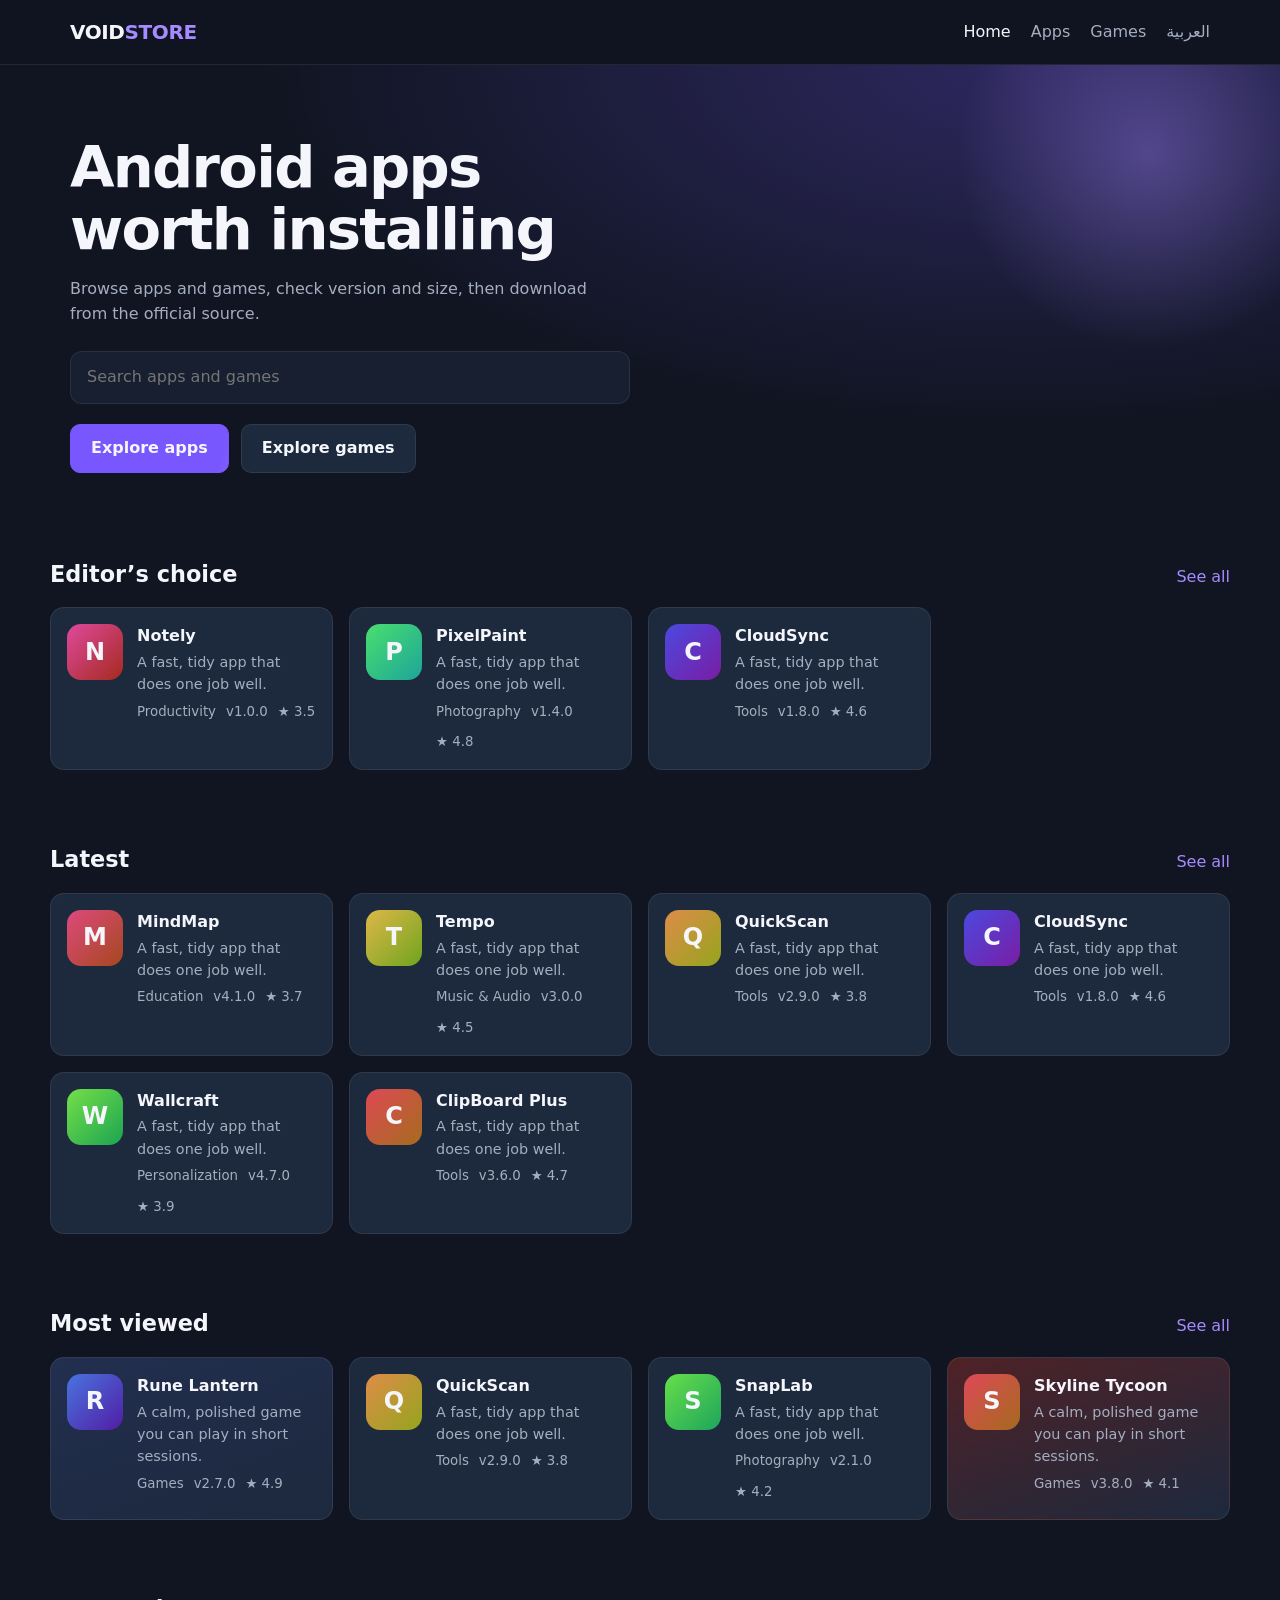
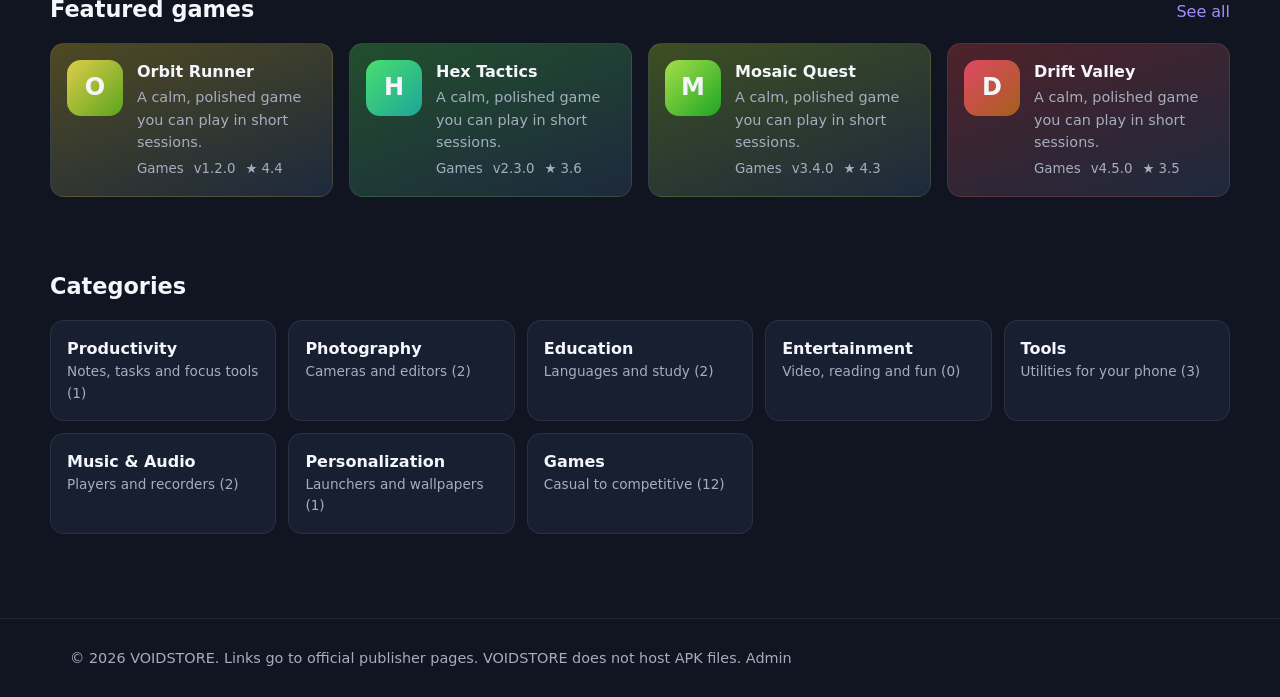
<file: index.html>
<!doctype html><html lang="en"><head><meta charset="utf-8"><meta name="viewport" content="width=device-width,initial-scale=1"><title>VOIDSTORE: Android apps and games</title><meta name="description" content="Discover Android apps and games with links to official sources."><meta property="og:title" content="VOIDSTORE: Android apps and games"><link rel="stylesheet" href="css/global.css"></head><body data-page="home"><script src="js/data.js"></script><script src="js/main.js"></script></body></html>
</file>
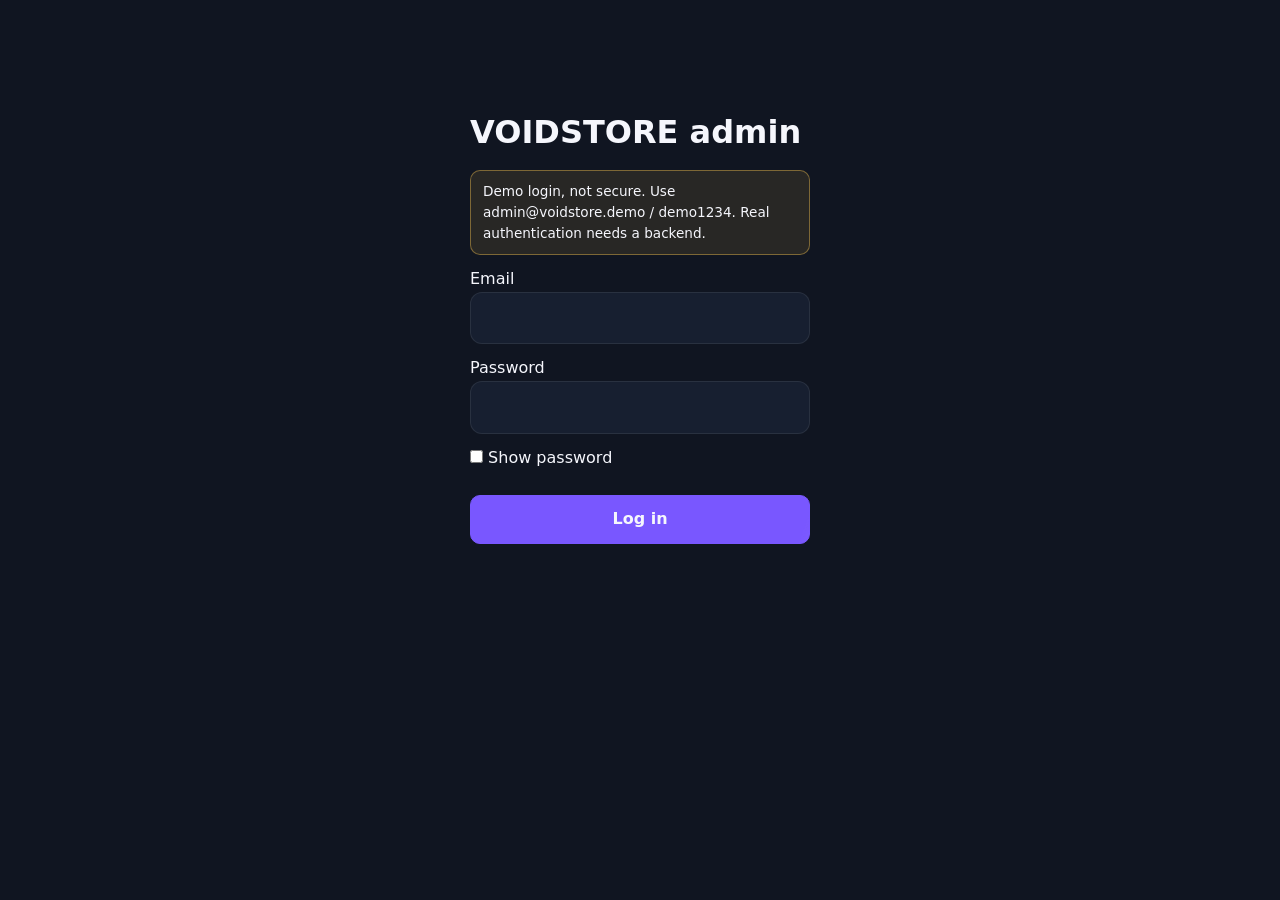
<file: admin/index.html>
<!doctype html><html lang="en"><head><meta charset="utf-8"><meta name="viewport" content="width=device-width,initial-scale=1"><title>Admin | VOIDSTORE</title><meta name="robots" content="noindex"><link rel="stylesheet" href="../css/global.css"></head><body><div id="root"></div><script src="../js/data.js"></script><script src="../js/admin.js"></script></body></html>
</file>
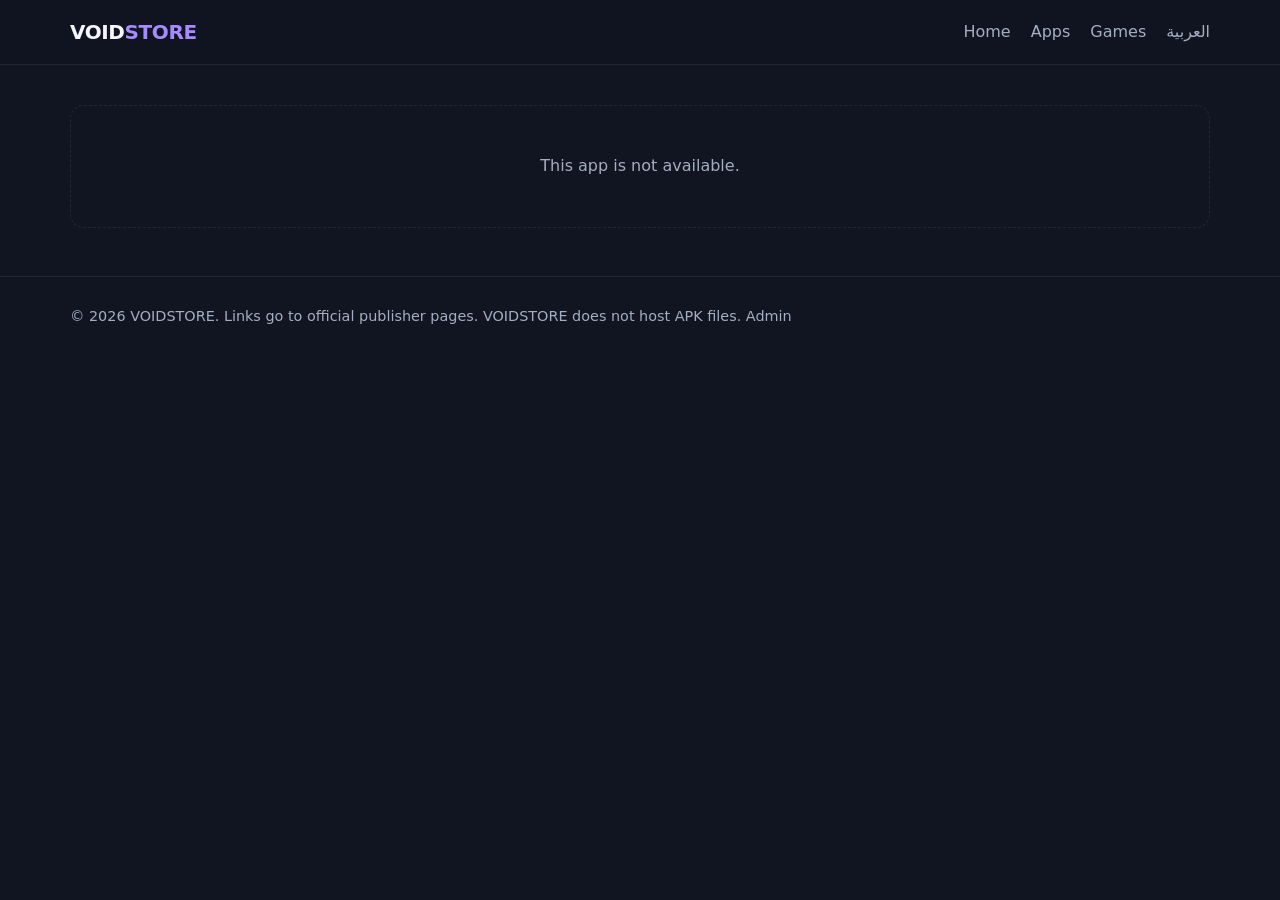
<file: app-details.html>
<!doctype html><html lang="en"><head><meta charset="utf-8"><meta name="viewport" content="width=device-width,initial-scale=1"><title>App details | VOIDSTORE</title><meta name="description" content="Version, size and official download link."><meta property="og:title" content="App details | VOIDSTORE"><link rel="stylesheet" href="css/global.css"></head><body data-page="details"><script src="js/data.js"></script><script src="js/main.js"></script></body></html>
</file>
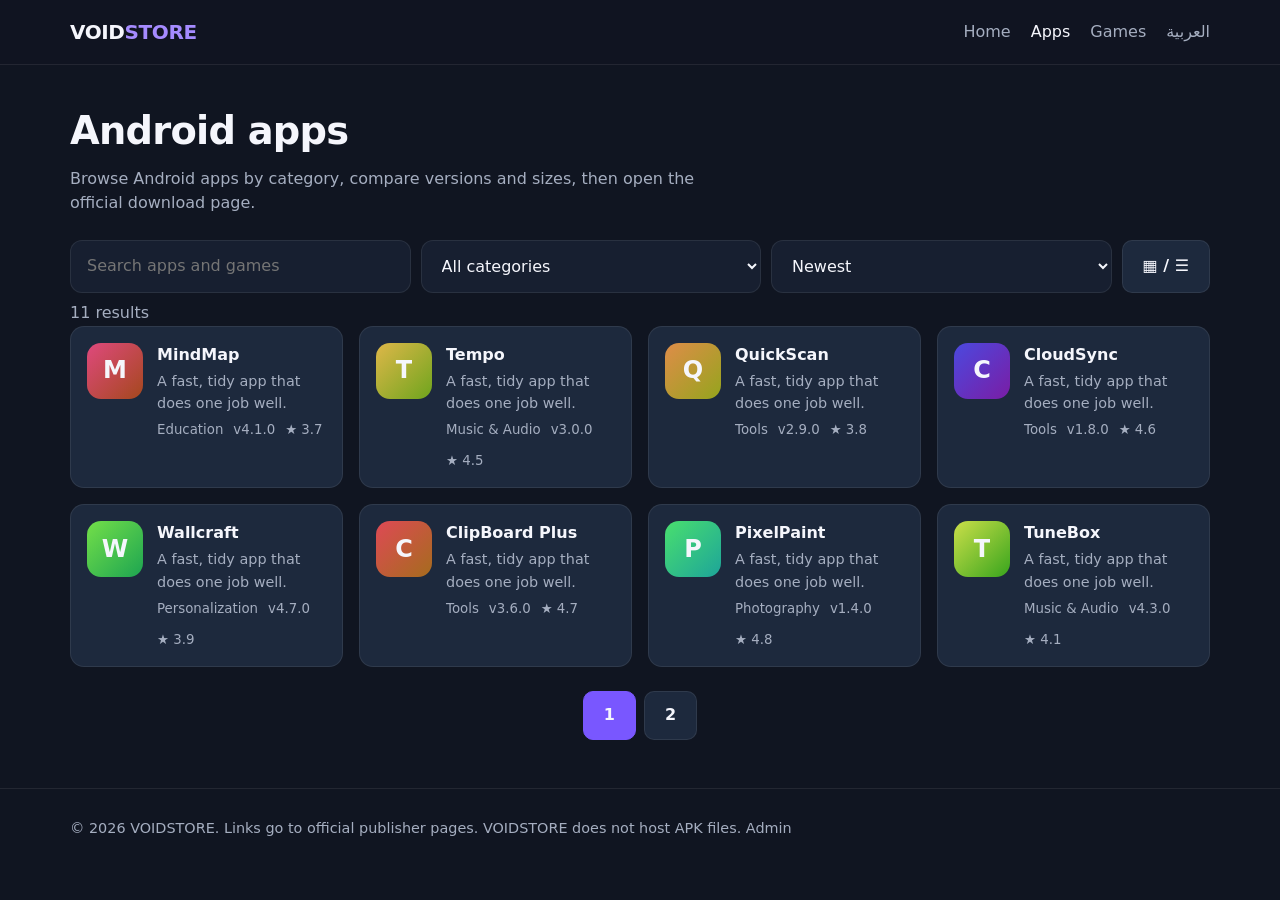
<file: apps.html>
<!doctype html><html lang="en"><head><meta charset="utf-8"><meta name="viewport" content="width=device-width,initial-scale=1"><title>Apps | VOIDSTORE</title><meta name="description" content="Browse Android apps by category."><meta property="og:title" content="Apps | VOIDSTORE"><link rel="stylesheet" href="css/global.css"></head><body data-page="apps"><script src="js/data.js"></script><script src="js/main.js"></script></body></html>
</file>
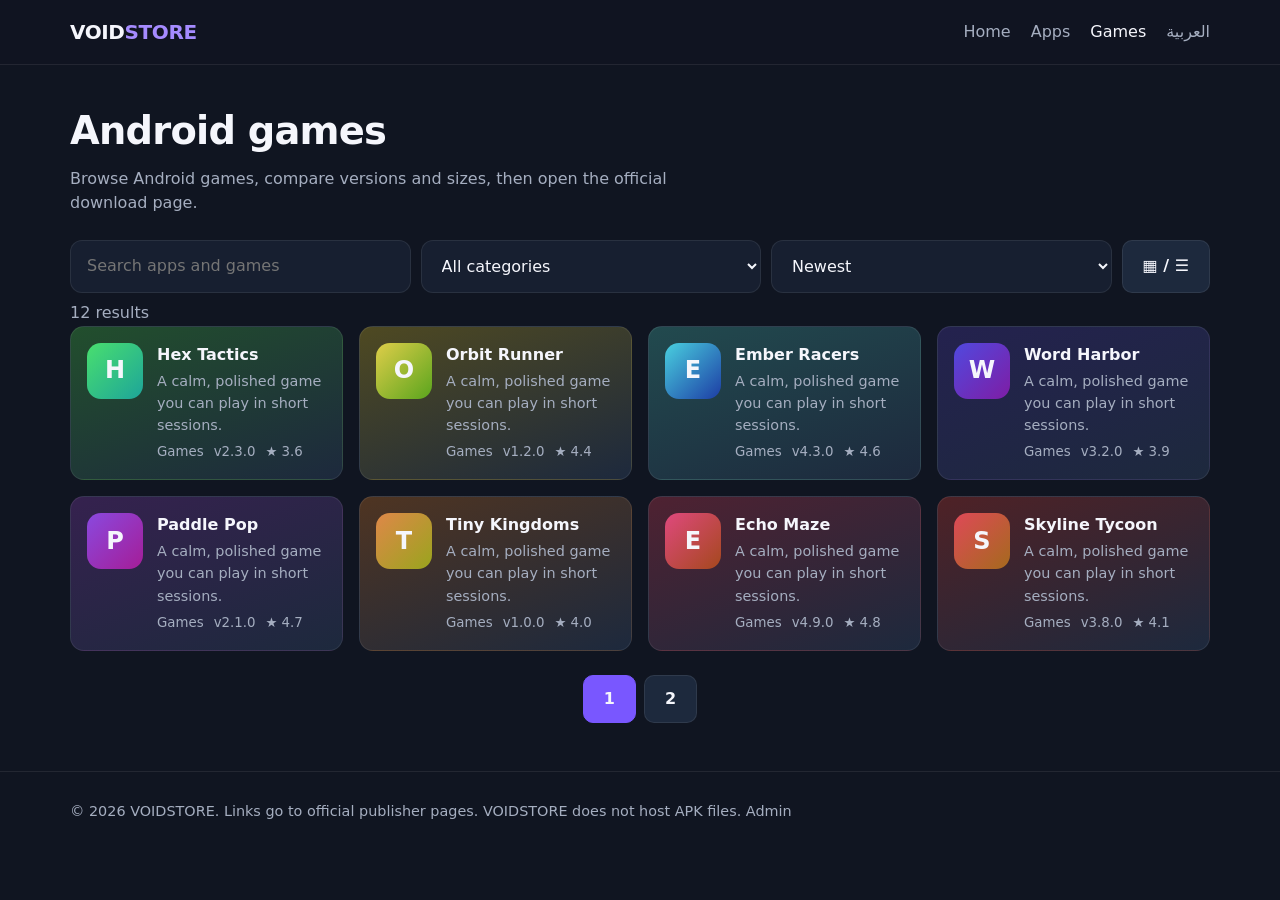
<file: games.html>
<!doctype html><html lang="en"><head><meta charset="utf-8"><meta name="viewport" content="width=device-width,initial-scale=1"><title>Games | VOIDSTORE</title><meta name="description" content="Browse Android games."><meta property="og:title" content="Games | VOIDSTORE"><link rel="stylesheet" href="css/global.css"></head><body data-page="games"><script src="js/data.js"></script><script src="js/main.js"></script></body></html>
</file>
<file: css/global.css>
:root{--bg:#101521;--bg2:#171F30;--card:#1D293D;--p:#7957FF;--p2:#A58BFF;--tx:#F5F6FC;--mu:#A5AEC0;--bd:rgba(255,255,255,.08);--r:14px}
*{box-sizing:border-box;margin:0}
body{background:var(--bg);color:var(--tx);font:16px/1.55 Inter,system-ui,"Segoe UI",Tahoma,sans-serif}
a{color:inherit;text-decoration:none}
:focus-visible{outline:2px solid var(--p2);outline-offset:2px}
.wrap{max-width:1180px;margin:auto;padding:0 20px}
.top{position:sticky;top:0;z-index:5;background:rgba(16,21,33,.94);border-bottom:1px solid var(--bd)}
.nav{display:flex;align-items:center;gap:20px;height:64px}
.logo{font-weight:800;font-size:20px;letter-spacing:-.02em}.logo b{color:var(--p2)}
.nav nav{display:flex;gap:20px;margin-inline-start:auto;color:var(--mu)}
.nav nav a:hover,.nav nav a.on{color:var(--tx)}
.burger{display:none;background:none;border:0;color:var(--tx);font-size:22px;margin-inline-start:auto;cursor:pointer}
@media(max-width:720px){.burger{display:block}.nav nav{display:none;position:absolute;top:64px;inset-inline:0;background:var(--bg2);flex-direction:column;padding:16px 20px;margin:0}.nav nav.open{display:flex}}
.hero{padding:72px 0 48px;background:radial-gradient(60% 80% at 80% 0,rgba(121,87,255,.28),transparent)}
.hero h1{font-size:clamp(2rem,5.5vw,3.6rem);line-height:1.08;letter-spacing:-.03em;max-width:15ch}
.hero p{color:var(--mu);max-width:52ch;margin:16px 0 24px}
.sbox{position:relative;max-width:560px}
.sbox input,.in{width:100%;padding:13px 16px;border-radius:12px;border:1px solid var(--bd);background:var(--bg2);color:var(--tx);font:inherit}
.sug{position:absolute;inset-inline:0;top:100%;margin-top:6px;background:var(--card);border:1px solid var(--bd);border-radius:12px;overflow:hidden;z-index:4}
.sug a{display:block;padding:10px 16px}.sug a:hover{background:var(--bg2)}
.btns{display:flex;gap:12px;margin-top:20px;flex-wrap:wrap}
.btn{display:inline-block;padding:11px 20px;border-radius:10px;border:1px solid var(--bd);background:var(--card);color:var(--tx);font:inherit;font-weight:600;cursor:pointer}
.btn.p,.btn.on{background:var(--p);border-color:var(--p)}.btn:hover{filter:brightness(1.12)}.btn.sm{padding:5px 10px;font-size:13px}.btn.d{color:#ff8b8b}
section.s{padding:36px 0}
.sh{display:flex;justify-content:space-between;align-items:baseline;margin-bottom:16px}.sh h2{font-size:1.4rem}.sh a{color:var(--p2)}
.grid{display:grid;grid-template-columns:repeat(auto-fill,minmax(260px,1fr));gap:16px}
.grid.list{grid-template-columns:1fr}
.card{display:flex;gap:14px;padding:16px;background:var(--card);border:1px solid var(--bd);border-radius:var(--r)}
.card:hover{border-color:var(--p)}
.card h3{font-size:1rem}.card p{color:var(--mu);font-size:.9rem;margin:2px 0 6px}
.card small{color:var(--mu);display:flex;gap:10px;flex-wrap:wrap}
.ico{flex:none;width:56px;height:56px;border-radius:14px;display:grid;place-items:center;font-weight:800;font-size:24px;background:linear-gradient(135deg,hsl(var(--h) 70% 58%),hsl(calc(var(--h) + 40) 70% 38%))}
.ico.big{width:96px;height:96px;font-size:42px;border-radius:24px}
.game{background:linear-gradient(160deg,hsl(var(--h) 40% 22%),var(--card))}
.cats{display:grid;grid-template-columns:repeat(auto-fill,minmax(200px,1fr));gap:12px}
.cat{padding:16px;border-radius:var(--r);background:var(--bg2);border:1px solid var(--bd)}.cat:hover{border-color:var(--p2)}.cat p{color:var(--mu);font-size:.85rem}
.bar{display:flex;gap:10px;flex-wrap:wrap;margin:24px 0 8px}.bar .in{width:auto;flex:1;min-width:160px}
.empty{padding:48px 16px;text-align:center;color:var(--mu);border:1px dashed var(--bd);border-radius:var(--r)}
.pg{display:flex;gap:8px;justify-content:center;margin-top:24px}
.dh{display:flex;gap:20px;align-items:center;padding:36px 0;flex-wrap:wrap}.dh h1{font-size:2rem;line-height:1.15}
.mu{color:var(--mu)}
.two{display:grid;grid-template-columns:2fr 1fr;gap:28px}@media(max-width:800px){.two{grid-template-columns:1fr}}
table{width:100%;border-collapse:collapse}td,th{padding:10px 8px;border-bottom:1px solid var(--bd);text-align:start;vertical-align:top}th{color:var(--mu);font-weight:500}
.shot{height:220px;border-radius:var(--r);display:grid;place-items:center;font-weight:700;cursor:zoom-in;background:linear-gradient(135deg,hsl(var(--h) 60% 40%),hsl(calc(var(--h) + 60) 60% 22%))}
.gal{display:flex;gap:8px;margin-top:8px}
footer{margin-top:48px;padding:28px 0;border-top:1px solid var(--bd);color:var(--mu);font-size:.9rem}
.toast{position:fixed;bottom:20px;inset-inline-start:50%;transform:translateX(-50%);background:var(--p);padding:10px 18px;border-radius:10px;z-index:20}.toast.bad{background:#c44}
.badge{padding:2px 8px;border-radius:99px;font-size:12px;background:var(--bg2);border:1px solid var(--bd)}.badge.ok{color:#7be0a4}
.stats{display:grid;grid-template-columns:repeat(auto-fit,minmax(140px,1fr));gap:12px;margin:20px 0}.stat{background:var(--card);padding:16px;border-radius:var(--r)}.stat b{font-size:1.8rem;display:block}
dialog{background:var(--bg2);color:var(--tx);border:1px solid var(--bd);border-radius:var(--r);padding:20px;width:min(640px,94vw);margin:auto}dialog::backdrop{background:rgba(0,0,0,.6)}
.fg{display:grid;grid-template-columns:1fr 1fr;gap:12px}.fg label{display:grid;gap:4px;font-size:.85rem;color:var(--mu)}.fg .full{grid-column:1/-1}.err{color:#ff8b8b;font-size:.8rem}
.demo{background:rgba(255,200,80,.1);border:1px solid rgba(255,200,80,.4);padding:10px 12px;border-radius:10px;font-size:.85rem}
.login{max-width:380px;margin:12vh auto;display:grid;gap:12px;padding:0 20px}

html{scroll-behavior:smooth}
.intro{padding:36px 0 0}.intro h1{font-size:clamp(1.6rem,4vw,2.4rem);letter-spacing:-.02em}.intro p{max-width:62ch;margin-top:6px}
.hero{position:relative;overflow:hidden}
.hero::after{content:"";position:absolute;width:420px;height:420px;border-radius:50%;inset-inline-end:-80px;top:-120px;background:radial-gradient(circle,rgba(165,139,255,.35),transparent 65%);pointer-events:none}
.card{transition:transform .2s,border-color .2s,box-shadow .2s}
.card:hover{transform:translateY(-4px);box-shadow:0 10px 28px rgba(121,87,255,.22)}
.ico{transition:transform .25s}.card:hover .ico{transform:rotate(-6deg) scale(1.1)}
.btn{transition:transform .12s,filter .15s}.btn:active{transform:scale(.96)}
.btn.p{background-image:linear-gradient(110deg,transparent 30%,rgba(255,255,255,.25) 50%,transparent 70%);background-size:250% 100%;background-position:150% 0}
.btn.p:hover{background-position:-50% 0;transition:background-position .7s,filter .15s}
.cat{transition:transform .2s,border-color .2s}.cat:hover{transform:translateY(-3px)}
tr:hover td{background:rgba(255,255,255,.03)}
.serp{background:#fff;color:#202124;padding:12px 14px;border-radius:10px;font-family:Arial,sans-serif}.serp b{display:block;color:#1a0dab;font-size:18px;font-weight:400}.serp i{color:#006621;font-style:normal;font-size:13px}.serp p{font-size:13px;color:#4d5156}
.bar2{display:flex;gap:10px;flex-wrap:wrap;margin:16px 0;align-items:center}
@keyframes rise{from{opacity:0;transform:translateY(22px)}to{opacity:1;transform:none}}
@keyframes drift{50%{transform:translate(-40px,30px) scale(1.12)}}
@keyframes pop{from{opacity:0;transform:scale(.85)}to{opacity:1;transform:none}}
@keyframes slide{from{opacity:0;transform:translate(-50%,16px)}to{opacity:1;transform:translateX(-50%)}}
@media(prefers-reduced-motion:no-preference){
.hero::after{animation:drift 9s ease-in-out infinite}
.hero h1{animation:rise .7s backwards}.hero p{animation:rise .7s .12s backwards}.hero .sbox{animation:rise .7s .24s backwards}.hero .btns{animation:rise .7s .36s backwards}
.dh{animation:rise .6s backwards}.ico.big{animation:pop .5s .1s backwards}
.rv:not(.show){opacity:0}.rv.show{animation:rise .5s var(--d,0s) backwards}
.toast{animation:slide .25s}dialog[open]{animation:pop .2s}
.logo b{display:inline-block;transition:transform .3s}.logo:hover b{transform:translateY(-2px) skewX(-8deg)}
}

dialog{max-height:90vh;overflow:auto}
.pv{display:flex;gap:12px;flex-wrap:wrap;margin-top:8px}.pv figure{display:grid;gap:6px;justify-items:start;margin:0}
.pi{width:64px;height:64px;border-radius:14px;object-fit:cover}.pt{width:120px;height:68px;object-fit:cover;border-radius:8px}.ps{height:96px;border-radius:8px}
.tn{width:28px;height:28px;border-radius:7px;vertical-align:middle;margin-inline-end:8px;object-fit:cover}
img.ico{object-fit:cover;background:none}
.cv{width:100%;height:120px;object-fit:cover;border-radius:10px}.card.wcv{flex-wrap:wrap}
.simg{width:100%;height:320px;object-fit:contain;background:var(--bg2);display:block}
.mup{margin-top:14px}.mup .up{display:flex;gap:8px;flex-wrap:wrap;margin:8px 0}
</file>
